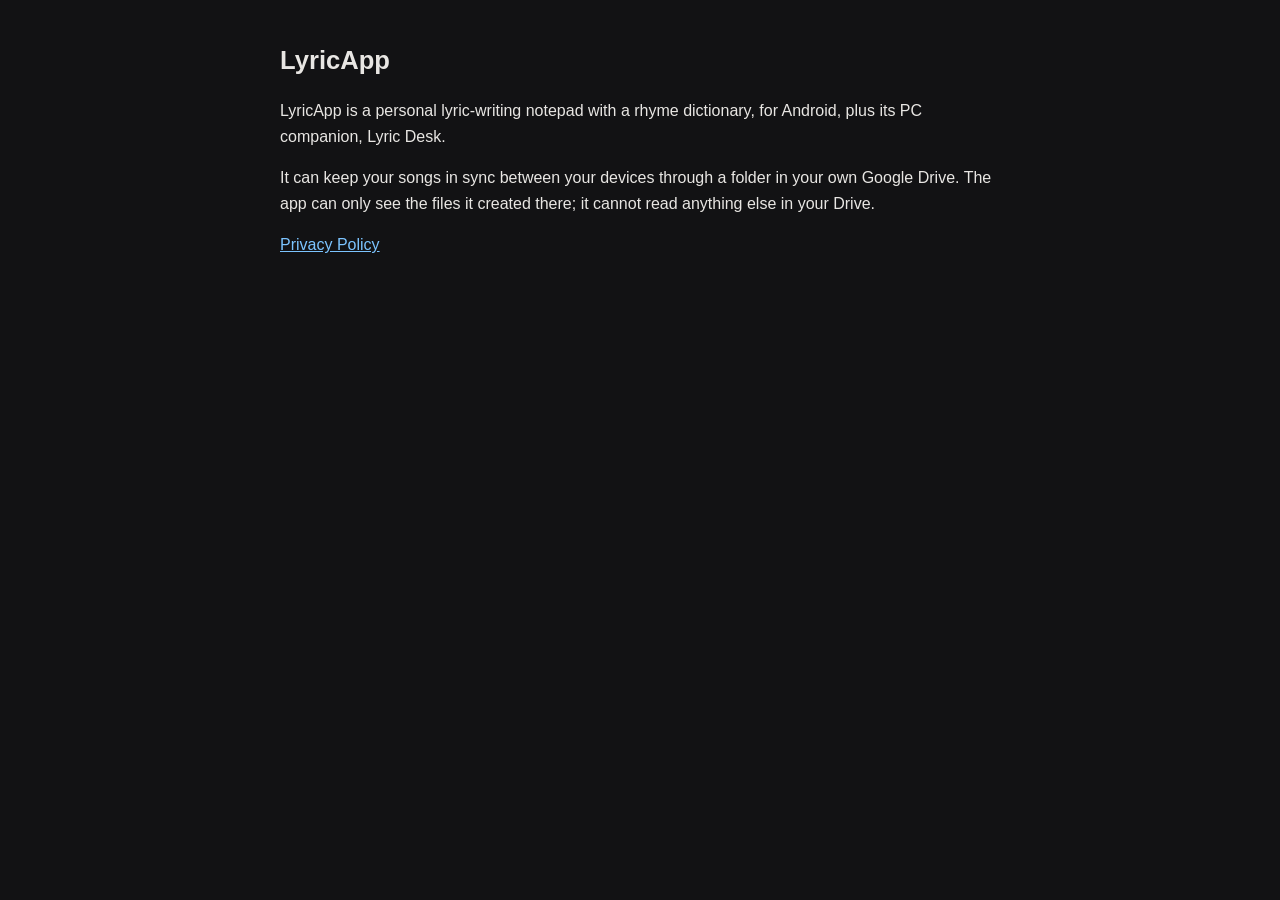
<file: index.html>
<!DOCTYPE html>
<html lang="en">
<head>
<meta charset="UTF-8">
<meta name="viewport" content="width=device-width, initial-scale=1.0">
<title>LyricApp</title>
<link rel="stylesheet" href="style.css">
</head>
<body>
<h1>LyricApp</h1>
<p>LyricApp is a personal lyric-writing notepad with a rhyme dictionary, for Android, plus its PC companion, Lyric Desk.</p>
<p>It can keep your songs in sync between your devices through a folder in your own Google Drive. The app can only see the files it created there; it cannot read anything else in your Drive.</p>
<p><a href="privacy.html">Privacy Policy</a></p>
</body>
</html>
</file>
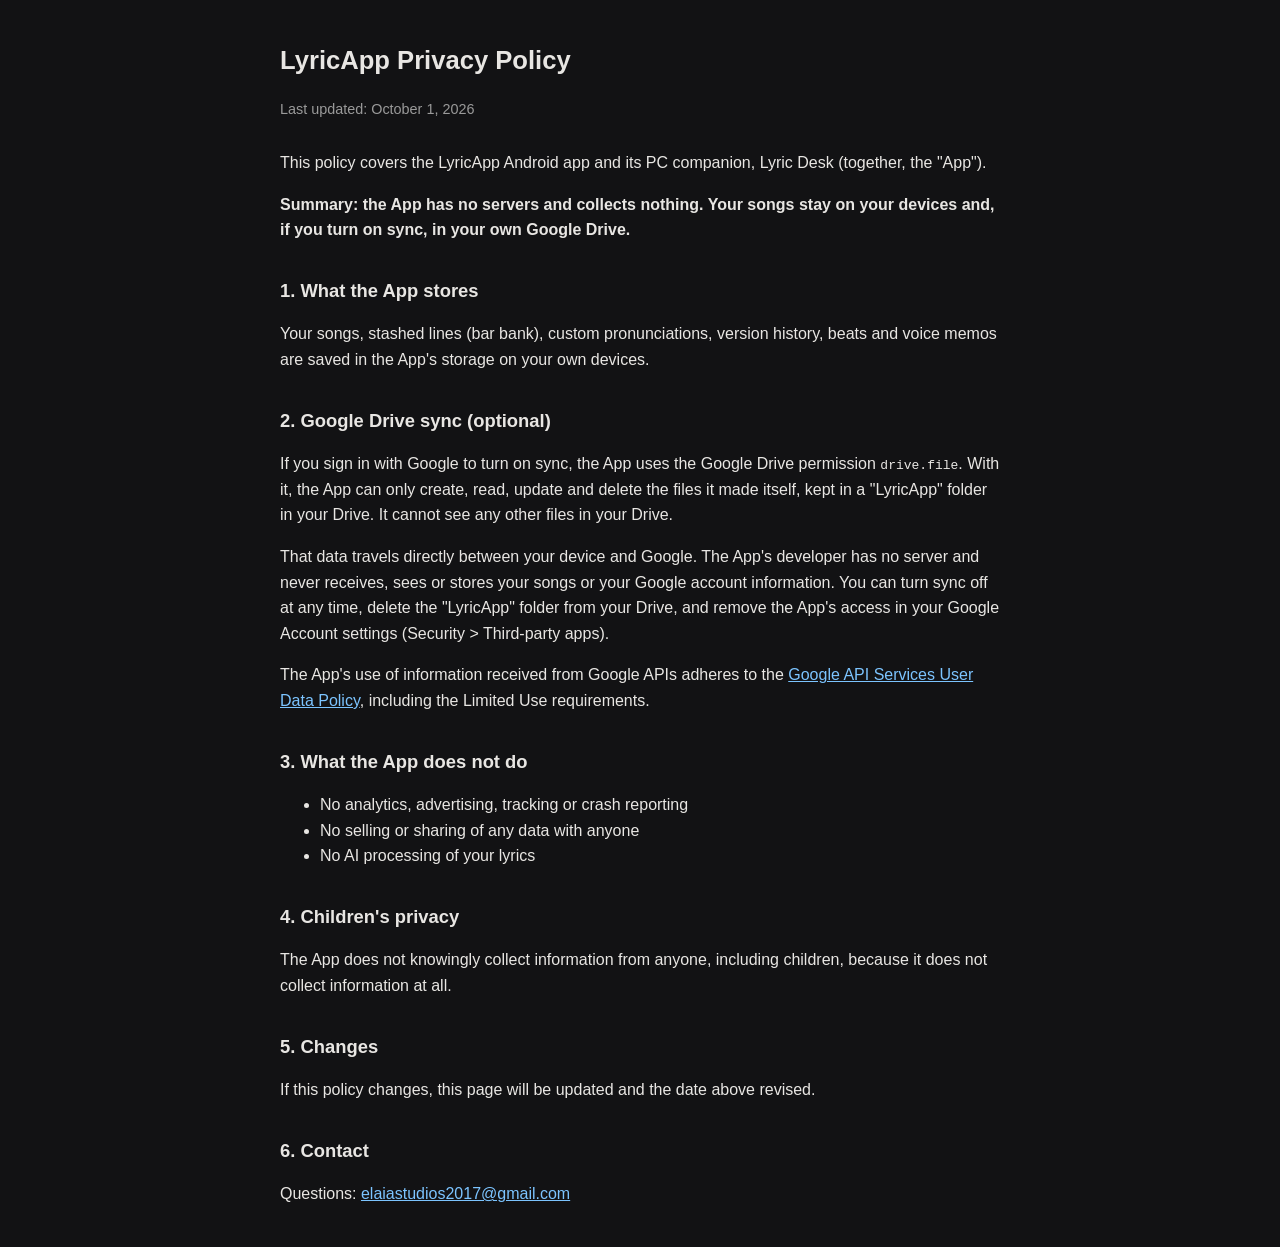
<file: privacy.html>
<!DOCTYPE html>
<html lang="en">
<head>
<meta charset="UTF-8">
<meta name="viewport" content="width=device-width, initial-scale=1.0">
<title>LyricApp Privacy Policy</title>
<link rel="stylesheet" href="style.css">
</head>
<body>
<h1>LyricApp Privacy Policy</h1>
<p class="updated">Last updated: October 1, 2026</p>

<p>This policy covers the LyricApp Android app and its PC companion, Lyric Desk (together, the "App").</p>

<p><strong>Summary: the App has no servers and collects nothing. Your songs stay on your devices and, if you turn on sync, in your own Google Drive.</strong></p>

<h2>1. What the App stores</h2>
<p>Your songs, stashed lines (bar bank), custom pronunciations, version history, beats and voice memos are saved in the App's storage on your own devices.</p>

<h2>2. Google Drive sync (optional)</h2>
<p>If you sign in with Google to turn on sync, the App uses the Google Drive permission <code>drive.file</code>. With it, the App can only create, read, update and delete the files it made itself, kept in a "LyricApp" folder in your Drive. It cannot see any other files in your Drive.</p>
<p>That data travels directly between your device and Google. The App's developer has no server and never receives, sees or stores your songs or your Google account information. You can turn sync off at any time, delete the "LyricApp" folder from your Drive, and remove the App's access in your Google Account settings (Security &gt; Third-party apps).</p>
<p>The App's use of information received from Google APIs adheres to the <a href="https://developers.google.com/terms/api-services-user-data-policy">Google API Services User Data Policy</a>, including the Limited Use requirements.</p>

<h2>3. What the App does not do</h2>
<ul>
  <li>No analytics, advertising, tracking or crash reporting</li>
  <li>No selling or sharing of any data with anyone</li>
  <li>No AI processing of your lyrics</li>
</ul>

<h2>4. Children's privacy</h2>
<p>The App does not knowingly collect information from anyone, including children, because it does not collect information at all.</p>

<h2>5. Changes</h2>
<p>If this policy changes, this page will be updated and the date above revised.</p>

<h2>6. Contact</h2>
<p>Questions: <a href="mailto:elaiastudios2017@gmail.com">elaiastudios2017@gmail.com</a></p>
</body>
</html>
</file>
<file: style.css>
:root { color-scheme: dark; }
body { font-family: -apple-system, BlinkMacSystemFont, "Segoe UI", Roboto, Arial, sans-serif; max-width: 720px; margin: 40px auto; padding: 0 20px; line-height: 1.6; color: #e8e6e3; background: #121214; }
h1 { font-size: 1.6em; }
h2 { font-size: 1.15em; margin-top: 1.8em; }
a { color: #7cc4ff; }
.updated { color: #9a9a9a; font-size: 0.9em; margin-bottom: 2em; }
</file>
